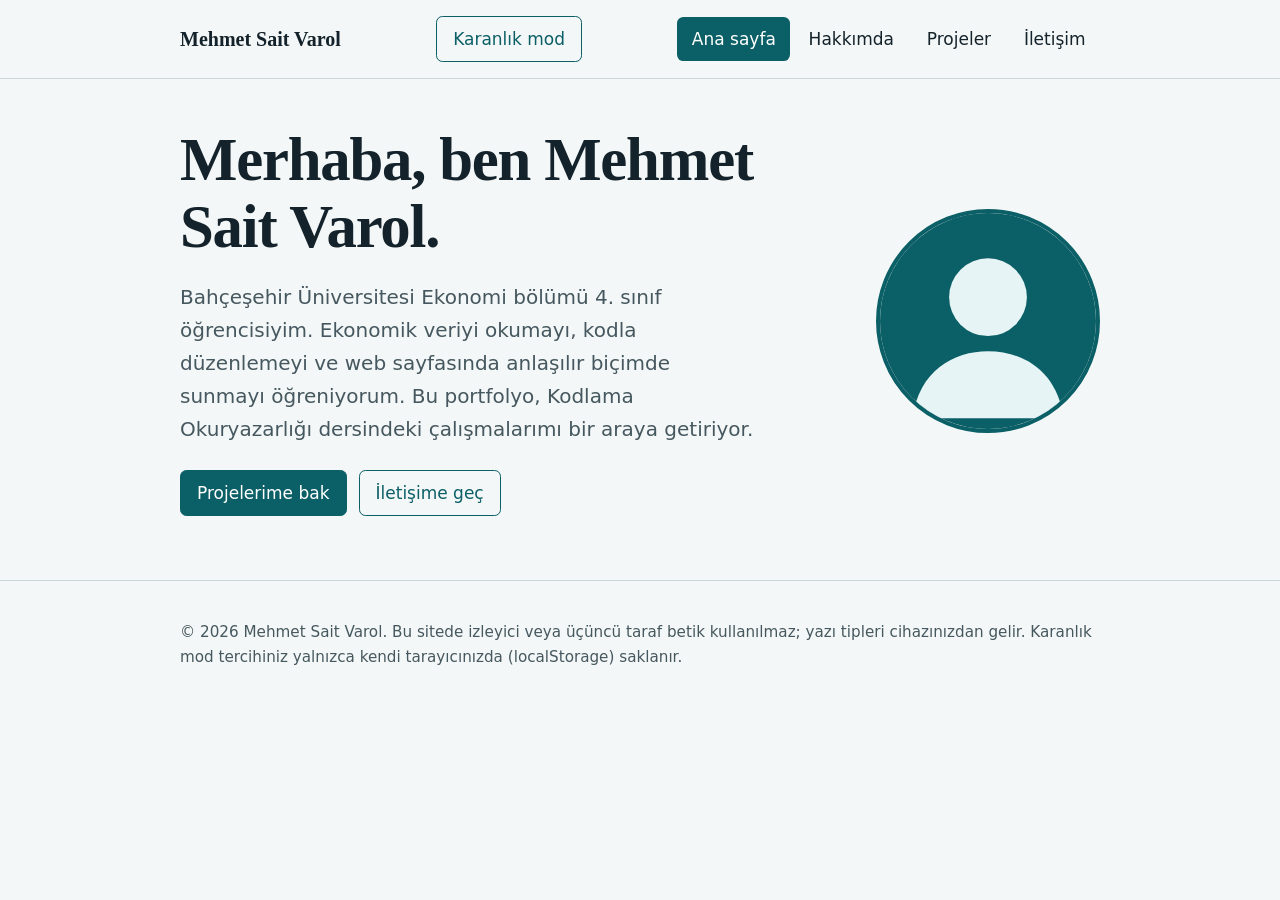
<file: index.html>
<!DOCTYPE html>
<html lang="tr">
<head>
<meta charset="UTF-8">
<meta name="viewport" content="width=device-width, initial-scale=1">
<meta name="description" content="Mehmet Sait Varol – kişisel portfolyo: projeler, hakkımda ve iletişim.">
<title>Ana sayfa | Mehmet Sait Varol Portfolyo</title>
<link rel="stylesheet" href="style.css">
</head>
<body>
<a class="skip" href="#icerik">İçeriğe geç</a>
<header><div class="wrap bar">
<a class="logo" href="index.html">Mehmet Sait Varol</a>
<div class="tools">
<button id="theme-btn" type="button" aria-pressed="false">Karanlık mod</button>
<button id="menu-btn" type="button" aria-expanded="false" aria-controls="ana-menu">Menü</button>
</div>
<nav aria-label="Ana menü" id="ana-menu"><ul>
<li><a href="index.html" aria-current="page">Ana sayfa</a></li>
<li><a href="hakkimda.html">Hakkımda</a></li>
<li><a href="projeler.html">Projeler</a></li>
<li><a href="iletisim.html">İletişim</a></li>
</ul></nav>
</div></header>
<main id="icerik"><div class="wrap">
<section class="hero" aria-labelledby="baslik">
<div>
<h1 id="baslik">Merhaba, ben Mehmet Sait Varol.</h1>
<p class="lead">Bahçeşehir Üniversitesi Ekonomi bölümü 4. sınıf öğrencisiyim. Ekonomik veriyi okumayı, kodla düzenlemeyi ve web sayfasında anlaşılır biçimde sunmayı öğreniyorum. Bu portfolyo, Kodlama Okuryazarlığı dersindeki çalışmalarımı bir araya getiriyor.</p>
<div class="actions"><a class="btn primary" href="projeler.html">Projelerime bak</a><a class="btn" href="iletisim.html">İletişime geç</a></div>
</div>
<img src="avatar.svg" alt="Mehmet Sait Varol'ın temsilî avatarı" width="224" height="224">
</section>
</div></main>
<footer><div class="wrap">
<p>© <span id="yil">2026</span> Mehmet Sait Varol. Bu sitede izleyici veya üçüncü taraf betik kullanılmaz; yazı tipleri cihazınızdan gelir. Karanlık mod tercihiniz yalnızca kendi tarayıcınızda (localStorage) saklanır.</p>
</div></footer>
<script src="script.js"></script>
</body>
</html>
</file>
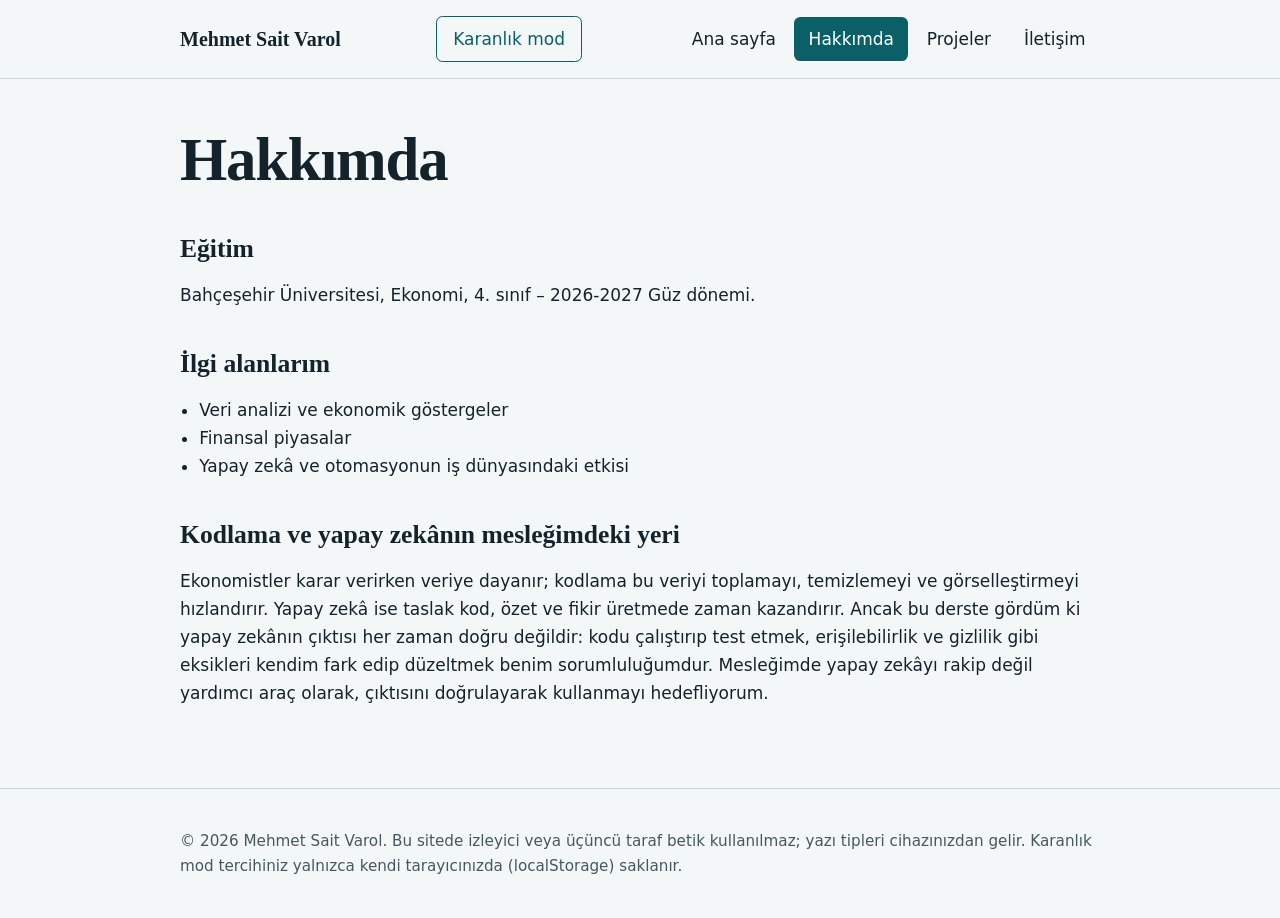
<file: hakkimda.html>
<!DOCTYPE html>
<html lang="tr">
<head>
<meta charset="UTF-8">
<meta name="viewport" content="width=device-width, initial-scale=1">
<meta name="description" content="Mehmet Sait Varol – kişisel portfolyo: projeler, hakkımda ve iletişim.">
<title>Hakkımda | Mehmet Sait Varol Portfolyo</title>
<link rel="stylesheet" href="style.css">
</head>
<body>
<a class="skip" href="#icerik">İçeriğe geç</a>
<header><div class="wrap bar">
<a class="logo" href="index.html">Mehmet Sait Varol</a>
<div class="tools">
<button id="theme-btn" type="button" aria-pressed="false">Karanlık mod</button>
<button id="menu-btn" type="button" aria-expanded="false" aria-controls="ana-menu">Menü</button>
</div>
<nav aria-label="Ana menü" id="ana-menu"><ul>
<li><a href="index.html">Ana sayfa</a></li>
<li><a href="hakkimda.html" aria-current="page">Hakkımda</a></li>
<li><a href="projeler.html">Projeler</a></li>
<li><a href="iletisim.html">İletişim</a></li>
</ul></nav>
</div></header>
<main id="icerik"><div class="wrap">
<h1>Hakkımda</h1>
<h2>Eğitim</h2>
<p>Bahçeşehir Üniversitesi, Ekonomi, 4. sınıf – 2026-2027 Güz dönemi.</p>
<h2>İlgi alanlarım</h2>
<ul class="plain"><li>Veri analizi ve ekonomik göstergeler</li><li>Finansal piyasalar</li><li>Yapay zekâ ve otomasyonun iş dünyasındaki etkisi</li></ul>
<h2>Kodlama ve yapay zekânın mesleğimdeki yeri</h2>
<p>Ekonomistler karar verirken veriye dayanır; kodlama bu veriyi toplamayı, temizlemeyi ve görselleştirmeyi hızlandırır. Yapay zekâ ise taslak kod, özet ve fikir üretmede zaman kazandırır. Ancak bu derste gördüm ki yapay zekânın çıktısı her zaman doğru değildir: kodu çalıştırıp test etmek, erişilebilirlik ve gizlilik gibi eksikleri kendim fark edip düzeltmek benim sorumluluğumdur. Mesleğimde yapay zekâyı rakip değil yardımcı araç olarak, çıktısını doğrulayarak kullanmayı hedefliyorum.</p>
</div></main>
<footer><div class="wrap">
<p>© <span id="yil">2026</span> Mehmet Sait Varol. Bu sitede izleyici veya üçüncü taraf betik kullanılmaz; yazı tipleri cihazınızdan gelir. Karanlık mod tercihiniz yalnızca kendi tarayıcınızda (localStorage) saklanır.</p>
</div></footer>
<script src="script.js"></script>
</body>
</html>
</file>
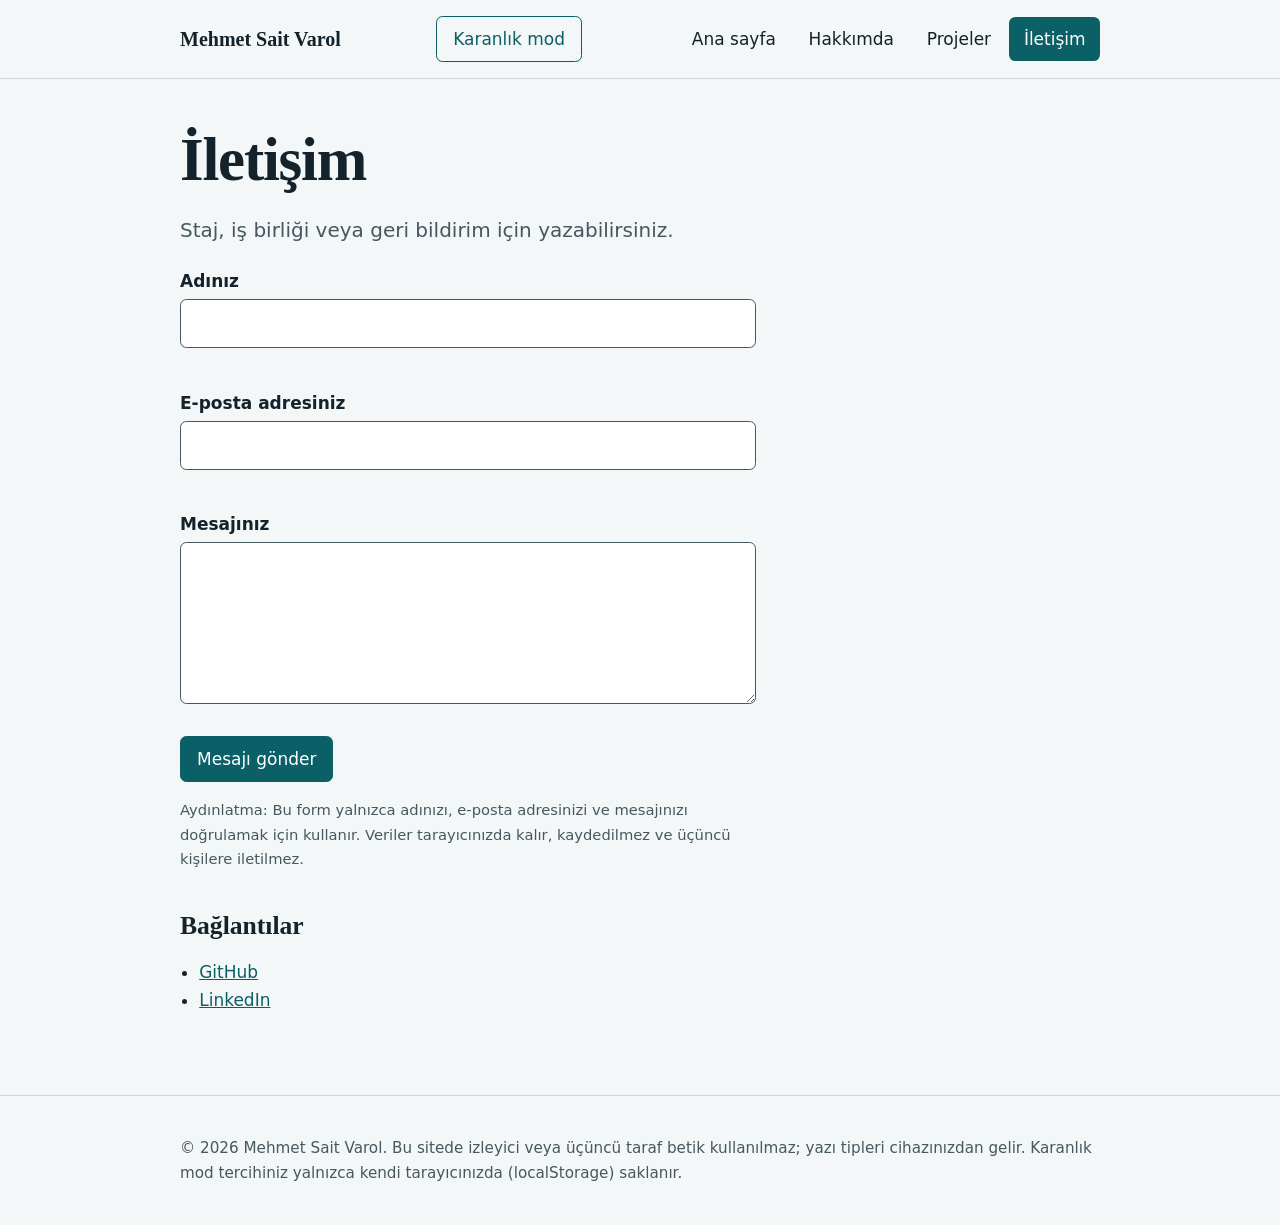
<file: iletisim.html>
<!DOCTYPE html>
<html lang="tr">
<head>
<meta charset="UTF-8">
<meta name="viewport" content="width=device-width, initial-scale=1">
<meta name="description" content="Mehmet Sait Varol – kişisel portfolyo: projeler, hakkımda ve iletişim.">
<title>İletişim | Mehmet Sait Varol Portfolyo</title>
<link rel="stylesheet" href="style.css">
</head>
<body>
<a class="skip" href="#icerik">İçeriğe geç</a>
<header><div class="wrap bar">
<a class="logo" href="index.html">Mehmet Sait Varol</a>
<div class="tools">
<button id="theme-btn" type="button" aria-pressed="false">Karanlık mod</button>
<button id="menu-btn" type="button" aria-expanded="false" aria-controls="ana-menu">Menü</button>
</div>
<nav aria-label="Ana menü" id="ana-menu"><ul>
<li><a href="index.html">Ana sayfa</a></li>
<li><a href="hakkimda.html">Hakkımda</a></li>
<li><a href="projeler.html">Projeler</a></li>
<li><a href="iletisim.html" aria-current="page">İletişim</a></li>
</ul></nav>
</div></header>
<main id="icerik"><div class="wrap">
<h1>İletişim</h1>
<p class="lead">Staj, iş birliği veya geri bildirim için yazabilirsiniz.</p>
<form id="iletisim-formu" novalidate>
<label for="ad">Adınız</label>
<input id="ad" name="ad" type="text" autocomplete="name" aria-describedby="ad-hata" required>
<p class="error" id="ad-hata"></p>
<label for="eposta">E-posta adresiniz</label>
<input id="eposta" name="eposta" type="email" autocomplete="email" aria-describedby="eposta-hata" required>
<p class="error" id="eposta-hata"></p>
<label for="mesaj">Mesajınız</label>
<textarea id="mesaj" name="mesaj" rows="5" aria-describedby="mesaj-hata" required></textarea>
<p class="error" id="mesaj-hata"></p>
<button class="primary" type="submit">Mesajı gönder</button>
<p id="feedback" role="status" hidden></p>
<p class="note">Aydınlatma: Bu form yalnızca adınızı, e-posta adresinizi ve mesajınızı doğrulamak için kullanır. Veriler tarayıcınızda kalır, kaydedilmez ve üçüncü kişilere iletilmez.</p>
</form>
<h2>Bağlantılar</h2>
<ul class="plain">
<li><a href="https://github.com/mehmetsaitvaroll23-coder">GitHub</a></li>
<li><a href="https://www.linkedin.com/in/mehmet-sait-varol-51333b29b/">LinkedIn</a></li>
</ul>
</div></main>
<footer><div class="wrap">
<p>© <span id="yil">2026</span> Mehmet Sait Varol. Bu sitede izleyici veya üçüncü taraf betik kullanılmaz; yazı tipleri cihazınızdan gelir. Karanlık mod tercihiniz yalnızca kendi tarayıcınızda (localStorage) saklanır.</p>
</div></footer>
<script src="script.js"></script>
</body>
</html>
</file>
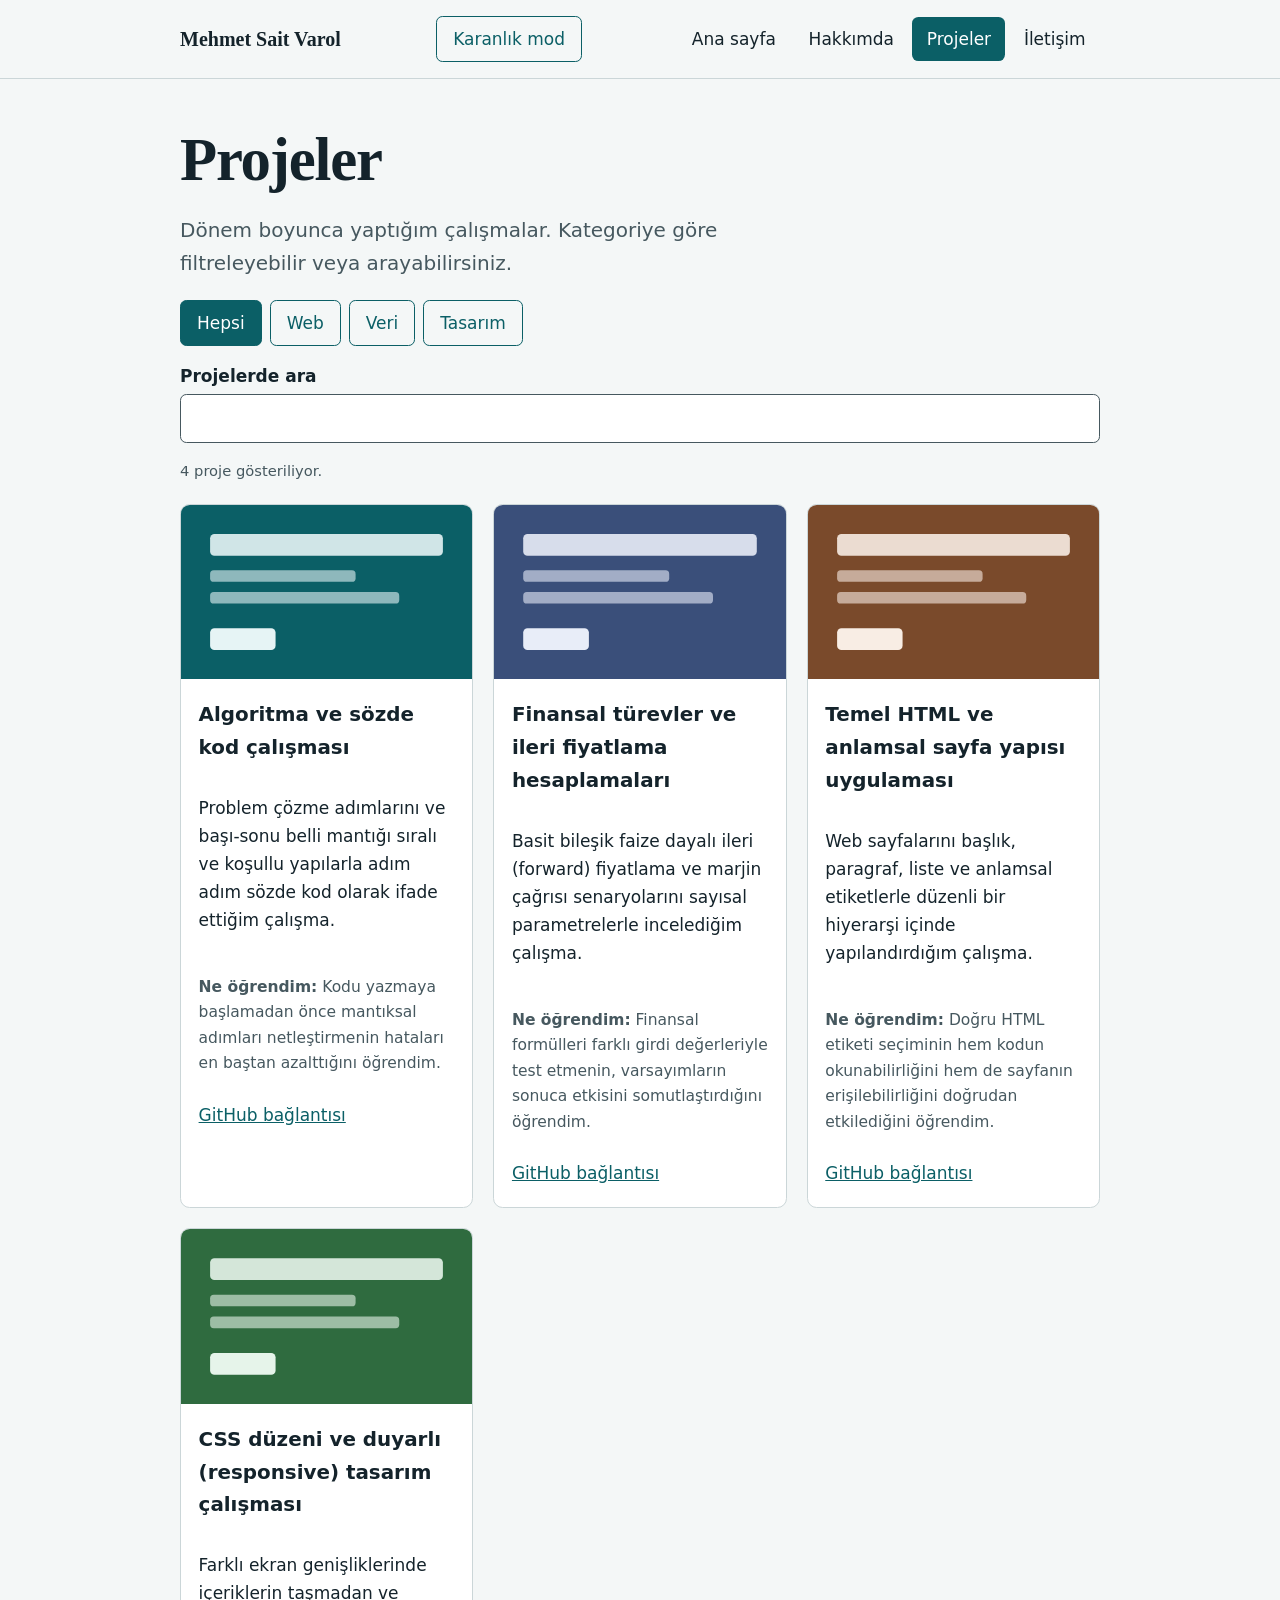
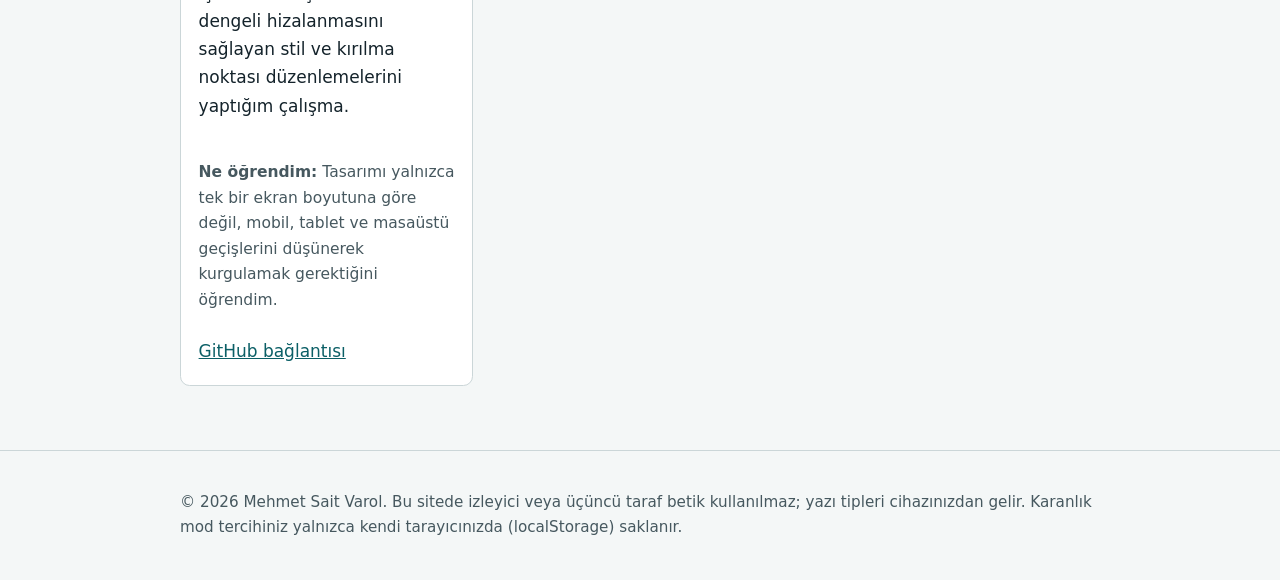
<file: projeler.html>
<!DOCTYPE html>
<html lang="tr">
<head>
<meta charset="UTF-8">
<meta name="viewport" content="width=device-width, initial-scale=1">
<meta name="description" content="Mehmet Sait Varol – kişisel portfolyo: projeler, hakkımda ve iletişim.">
<title>Projeler | Mehmet Sait Varol Portfolyo</title>
<link rel="stylesheet" href="style.css">
</head>
<body>
<a class="skip" href="#icerik">İçeriğe geç</a>
<header><div class="wrap bar">
<a class="logo" href="index.html">Mehmet Sait Varol</a>
<div class="tools">
<button id="theme-btn" type="button" aria-pressed="false">Karanlık mod</button>
<button id="menu-btn" type="button" aria-expanded="false" aria-controls="ana-menu">Menü</button>
</div>
<nav aria-label="Ana menü" id="ana-menu"><ul>
<li><a href="index.html">Ana sayfa</a></li>
<li><a href="hakkimda.html">Hakkımda</a></li>
<li><a href="projeler.html" aria-current="page">Projeler</a></li>
<li><a href="iletisim.html">İletişim</a></li>
</ul></nav>
</div></header>
<main id="icerik"><div class="wrap">
<h1>Projeler</h1>
<p class="lead">Dönem boyunca yaptığım çalışmalar. Kategoriye göre filtreleyebilir veya arayabilirsiniz.</p>
<div class="filters" role="group" aria-label="Kategori filtresi">
<button type="button" data-filter="hepsi" aria-pressed="true">Hepsi</button>
<button type="button" data-filter="web" aria-pressed="false">Web</button>
<button type="button" data-filter="veri" aria-pressed="false">Veri</button>
<button type="button" data-filter="tasarim" aria-pressed="false">Tasarım</button>
</div>
<label for="ara">Projelerde ara</label>
<input id="ara" type="search" autocomplete="off">
<p id="sonuc" role="status" aria-live="polite" class="note"></p>
<div class="grid" id="proje-listesi">
<article class="card" data-cat="veri"><img src="proje1.svg" alt="Algoritma ve sözde kod çalışmasının şematik görseli" width="400" height="240" loading="lazy"><div class="body"><h3>Algoritma ve sözde kod çalışması</h3><p>Problem çözme adımlarını ve başı-sonu belli mantığı sıralı ve koşullu yapılarla adım adım sözde kod olarak ifade ettiğim çalışma.</p><p class="learn"><strong>Ne öğrendim:</strong> Kodu yazmaya başlamadan önce mantıksal adımları netleştirmenin hataları en baştan azalttığını öğrendim.</p><a href="https://github.com/mehmetsaitvaroll23-coder">GitHub bağlantısı<span class="visually-hidden"> (Algoritma ve sözde kod çalışması)</span></a></div></article>
<article class="card" data-cat="veri"><img src="proje2.svg" alt="Finansal türevler hesaplamalarının şematik görseli" width="400" height="240" loading="lazy"><div class="body"><h3>Finansal türevler ve ileri fiyatlama hesaplamaları</h3><p>Basit bileşik faize dayalı ileri (forward) fiyatlama ve marjin çağrısı senaryolarını sayısal parametrelerle incelediğim çalışma.</p><p class="learn"><strong>Ne öğrendim:</strong> Finansal formülleri farklı girdi değerleriyle test etmenin, varsayımların sonuca etkisini somutlaştırdığını öğrendim.</p><a href="https://github.com/mehmetsaitvaroll23-coder">GitHub bağlantısı<span class="visually-hidden"> (Finansal türevler ve ileri fiyatlama hesaplamaları)</span></a></div></article>
<article class="card" data-cat="web"><img src="proje3.svg" alt="Anlamsal HTML sayfa yapısının şematik görseli" width="400" height="240" loading="lazy"><div class="body"><h3>Temel HTML ve anlamsal sayfa yapısı uygulaması</h3><p>Web sayfalarını başlık, paragraf, liste ve anlamsal etiketlerle düzenli bir hiyerarşi içinde yapılandırdığım çalışma.</p><p class="learn"><strong>Ne öğrendim:</strong> Doğru HTML etiketi seçiminin hem kodun okunabilirliğini hem de sayfanın erişilebilirliğini doğrudan etkilediğini öğrendim.</p><a href="https://github.com/mehmetsaitvaroll23-coder">GitHub bağlantısı<span class="visually-hidden"> (Temel HTML ve anlamsal sayfa yapısı uygulaması)</span></a></div></article>
<article class="card" data-cat="tasarim"><img src="proje4.svg" alt="Duyarlı CSS tasarımının şematik görseli" width="400" height="240" loading="lazy"><div class="body"><h3>CSS düzeni ve duyarlı (responsive) tasarım çalışması</h3><p>Farklı ekran genişliklerinde içeriklerin taşmadan ve dengeli hizalanmasını sağlayan stil ve kırılma noktası düzenlemelerini yaptığım çalışma.</p><p class="learn"><strong>Ne öğrendim:</strong> Tasarımı yalnızca tek bir ekran boyutuna göre değil, mobil, tablet ve masaüstü geçişlerini düşünerek kurgulamak gerektiğini öğrendim.</p><a href="https://github.com/mehmetsaitvaroll23-coder/GEP1316-2.-ARA-DE-ERLEND-RME-DEV-">GitHub bağlantısı<span class="visually-hidden"> (CSS düzeni ve duyarlı (responsive) tasarım çalışması)</span></a></div></article>
</div>
</div></main>
<footer><div class="wrap">
<p>© <span id="yil">2026</span> Mehmet Sait Varol. Bu sitede izleyici veya üçüncü taraf betik kullanılmaz; yazı tipleri cihazınızdan gelir. Karanlık mod tercihiniz yalnızca kendi tarayıcınızda (localStorage) saklanır.</p>
</div></footer>
<script src="script.js"></script>
</body>
</html>
</file>
<file: style.css>
:root{--bg:#F4F7F7;--ink:#14232B;--muted:#46585F;--accent:#0B5F66;--on-accent:#fff;--card:#fff;--line:#CBD6D8;--err:#B3261E;--ok:#1B6B34;
--font:system-ui,-apple-system,"Segoe UI",Roboto,sans-serif;--serif:Georgia,"Times New Roman",serif}
:root[data-theme="dark"]{--bg:#0F1B20;--ink:#E6EEF0;--muted:#A9BCC2;--accent:#5CC8D0;--on-accent:#0F1B20;--card:#16272E;--line:#2C444D;--err:#FF9C94;--ok:#7FD99A}
*{box-sizing:border-box}
body{margin:0;font:1.0625rem/1.65 var(--font);background:var(--bg);color:var(--ink)}
img{max-width:100%;height:auto;display:block}
a{color:var(--accent)}
:focus-visible{outline:3px solid var(--accent);outline-offset:3px}
.skip{position:absolute;left:-999px;top:0;background:var(--accent);color:var(--on-accent);padding:.5rem 1rem;z-index:10}
.skip:focus{left:0}
.wrap{max-width:60rem;margin:0 auto;padding:0 1.25rem}
header{border-bottom:1px solid var(--line)}
.bar{display:flex;align-items:center;justify-content:space-between;gap:1rem;padding-block:1rem;flex-wrap:wrap}
.logo{font:700 1.25rem var(--serif);color:var(--ink);text-decoration:none}
nav ul{display:flex;gap:.25rem;list-style:none;margin:0;padding:0}
nav a{display:block;padding:.5rem .9rem;border-radius:.4rem;text-decoration:none;color:var(--ink)}
nav a:hover{background:var(--line)}
nav a[aria-current="page"]{background:var(--accent);color:var(--on-accent)}
.tools{display:flex;gap:.5rem}
button,.btn{font:inherit;cursor:pointer;border:1px solid var(--accent);background:transparent;color:var(--accent);padding:.5rem 1rem;border-radius:.4rem;text-decoration:none;display:inline-block}
button:hover,.btn:hover{background:var(--line)}
.btn.primary,button.primary{background:var(--accent);color:var(--on-accent)}
#menu-btn{display:none}
main{padding:3rem 0 4rem}
h1{font:700 clamp(2.2rem,6vw,3.8rem)/1.1 var(--serif);margin:0 0 1rem;letter-spacing:-.02em}
h2{font:700 1.6rem var(--serif);margin:2.5rem 0 .75rem}
h3{margin:.25rem 0}
.hero{display:grid;grid-template-columns:1fr 14rem;gap:2.5rem;align-items:center}
.hero img{border-radius:50%;border:4px solid var(--accent)}
.lead{font-size:1.25rem;color:var(--muted);max-width:36rem}
.actions{display:flex;gap:.75rem;flex-wrap:wrap;margin-top:1.5rem}
.grid{display:grid;grid-template-columns:repeat(auto-fill,minmax(16rem,1fr));gap:1.25rem;margin-top:1.25rem}
.card{background:var(--card);border:1px solid var(--line);border-radius:.6rem;overflow:hidden;display:flex;flex-direction:column}
.card .body{padding:1rem 1.1rem 1.25rem;display:flex;flex-direction:column;gap:.5rem;flex:1}
.card .learn{color:var(--muted);font-size:.97rem}
.tag{font-size:.85rem;color:var(--muted)}
.filters{display:flex;gap:.5rem;flex-wrap:wrap;align-items:center;margin-top:1rem}
.filters button[aria-pressed="true"]{background:var(--accent);color:var(--on-accent)}
label{display:block;font-weight:600;margin:1rem 0 .25rem}
input,textarea{font:inherit;width:100%;padding:.6rem .75rem;border:1px solid var(--muted);border-radius:.4rem;background:var(--card);color:var(--ink)}
input[aria-invalid="true"],textarea[aria-invalid="true"]{border:2px solid var(--err)}
.error{color:var(--err);min-height:1.4em;font-size:.95rem;margin:.2rem 0 0}
#feedback{margin-top:1rem;padding:.75rem 1rem;border-radius:.4rem;border:1px solid var(--ok);color:var(--ok)}
#feedback[hidden]{display:none}
.note{font-size:.92rem;color:var(--muted);margin-top:1rem;max-width:40rem}
form{max-width:36rem}
ul.plain{padding-left:1.2rem}
footer{border-top:1px solid var(--line);padding:1.5rem 0;color:var(--muted);font-size:.95rem}
.visually-hidden{position:absolute;width:1px;height:1px;overflow:hidden;clip:rect(0 0 0 0)}
@media (max-width:48rem){
 .hero{grid-template-columns:1fr}.hero img{width:9rem;order:-1}
 #menu-btn{display:inline-block}
 nav{width:100%}nav.closed{display:none}
 nav ul{flex-direction:column}
}
@media (min-width:48.01rem) and (max-width:64rem){.wrap{padding:0 2rem}.hero{grid-template-columns:1fr 11rem}}
@media (prefers-reduced-motion:reduce){*{transition:none!important;animation:none!important}}
[hidden]{display:none!important}
</file>
